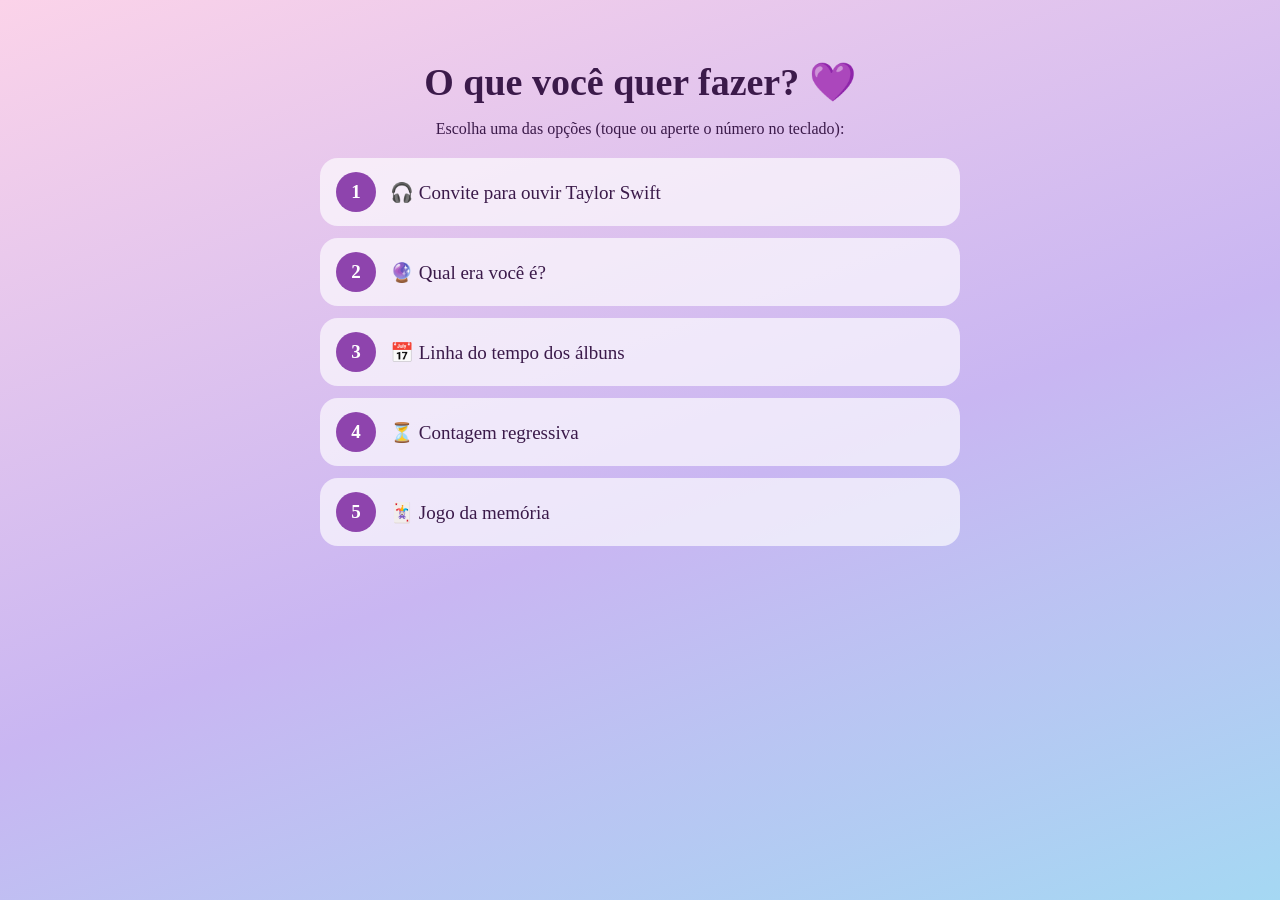
<file: taylor/index.html>
<!DOCTYPE html>
<html lang="pt-BR">
<head>
<meta charset="utf-8">
<meta name="viewport" content="width=device-width, initial-scale=1">
<title>Escolha</title>
<link rel="stylesheet" href="css/base.css">
<link rel="stylesheet" href="css/index.css">
</head>
<body>
<main>
  <h1>O que você quer fazer? 💜</h1>
  <p>Escolha uma das opções (toque ou aperte o número no teclado):</p>
  <nav id="menu"></nav>
</main>
<script src="js/index.js"></script>
</body>
</html>
</file>
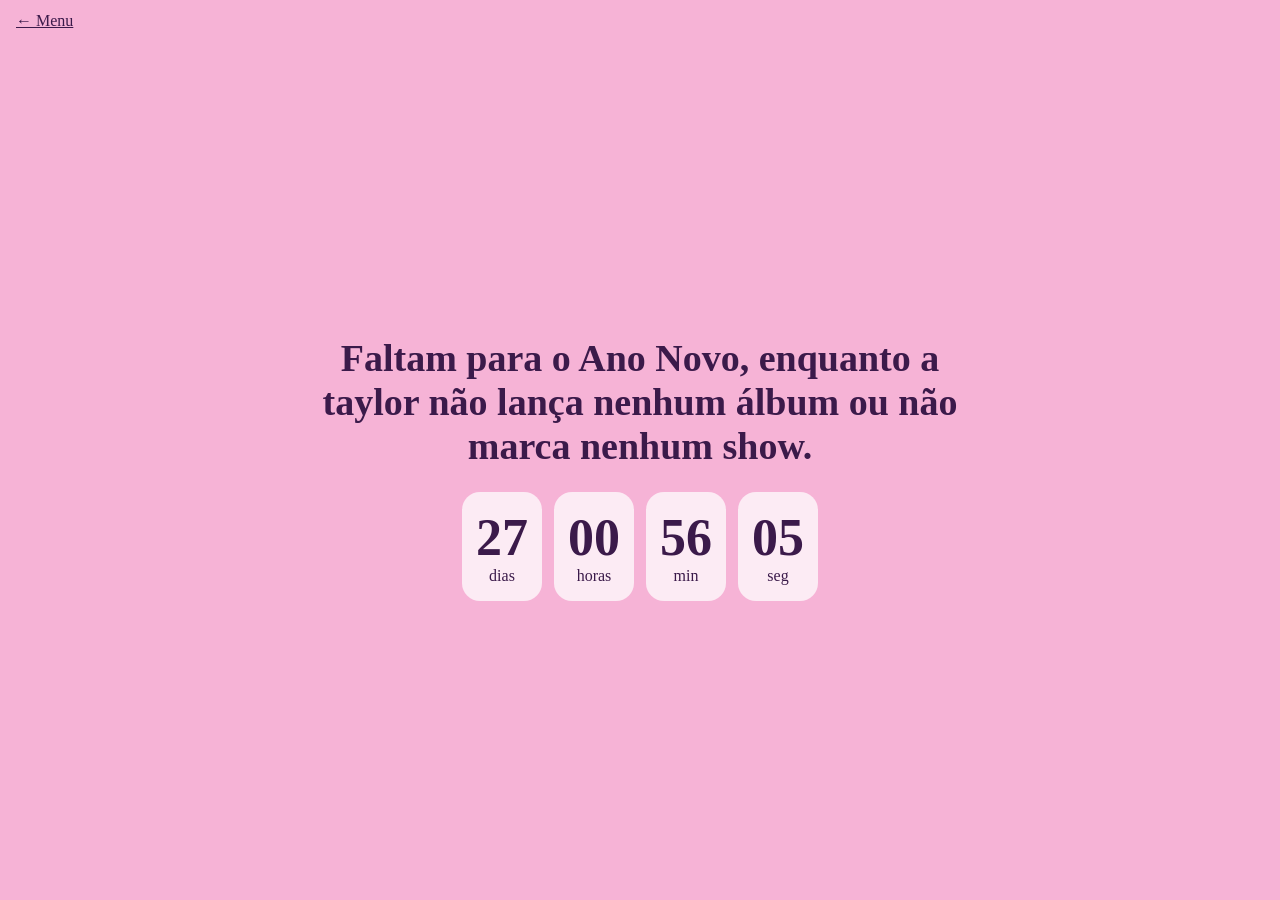
<file: taylor/contagem.html>
<!DOCTYPE html>
<html lang="pt-BR">
<head>
<meta charset="utf-8">
<meta name="viewport" content="width=device-width, initial-scale=1">
<title>Contagem regressiva</title>
<link rel="stylesheet" href="css/base.css">
<link rel="stylesheet" href="css/contagem.css">
</head>
<body>
<a class="voltar" href="index.html">← Menu</a>
<main>
  <h1 id="titulo"></h1>
  <div id="relogio"></div>
</main>
<script src="js/contagem.js"></script>
</body>
</html>
</file>
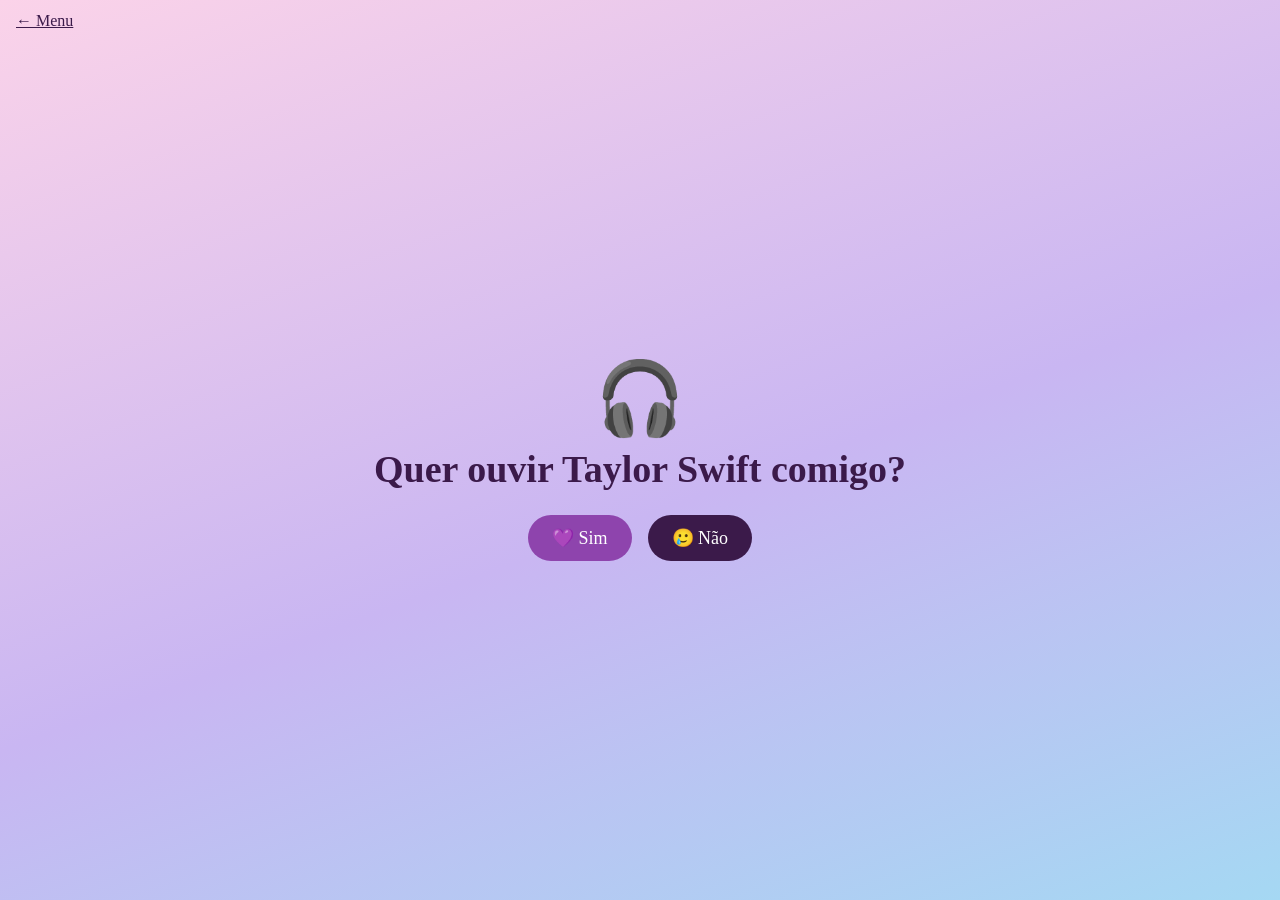
<file: taylor/convite.html>
<!DOCTYPE html>
<html lang="pt-BR">
<head>
<meta charset="utf-8">
<meta name="viewport" content="width=device-width, initial-scale=1">
<title>Convite</title>
<link rel="stylesheet" href="css/base.css">
<link rel="stylesheet" href="css/convite.css">
</head>
<body>
<a class="voltar" href="index.html">← Menu</a>
<main id="tela">
  <div class="enfeite">🎧</div>
  <h1>Quer ouvir Taylor Swift comigo?</h1>
  <div class="botoes">
    <button class="btn" id="sim">💜 Sim</button>
    <button class="btn" id="nao">🥲 Não</button>
  </div>
</main>
<script src="js/convite.js"></script>
</body>
</html>
</file>
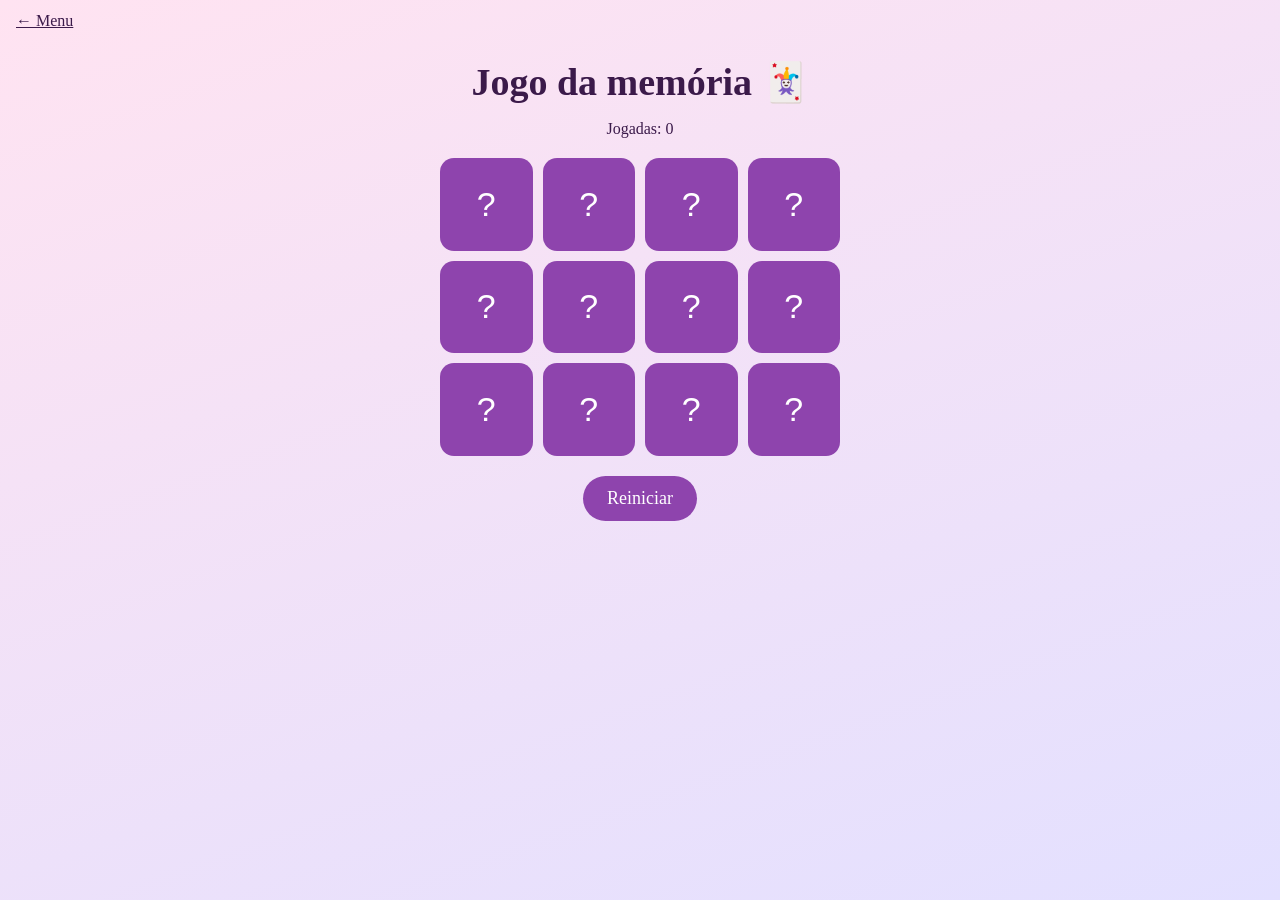
<file: taylor/memoria.html>
<!DOCTYPE html>
<html lang="pt-BR">
<head>
<meta charset="utf-8">
<meta name="viewport" content="width=device-width, initial-scale=1">
<title>Jogo da memória</title>
<link rel="stylesheet" href="css/base.css">
<link rel="stylesheet" href="css/memoria.css">
</head>
<body>
<a class="voltar" href="index.html">← Menu</a>
<main>
  <h1>Jogo da memória 🃏</h1>
  <p id="info">Jogadas: 0</p>
  <div id="grade"></div>
  <p><button class="btn" id="reiniciar">Reiniciar</button></p>
</main>
<script src="js/memoria.js"></script>
</body>
</html>
</file>
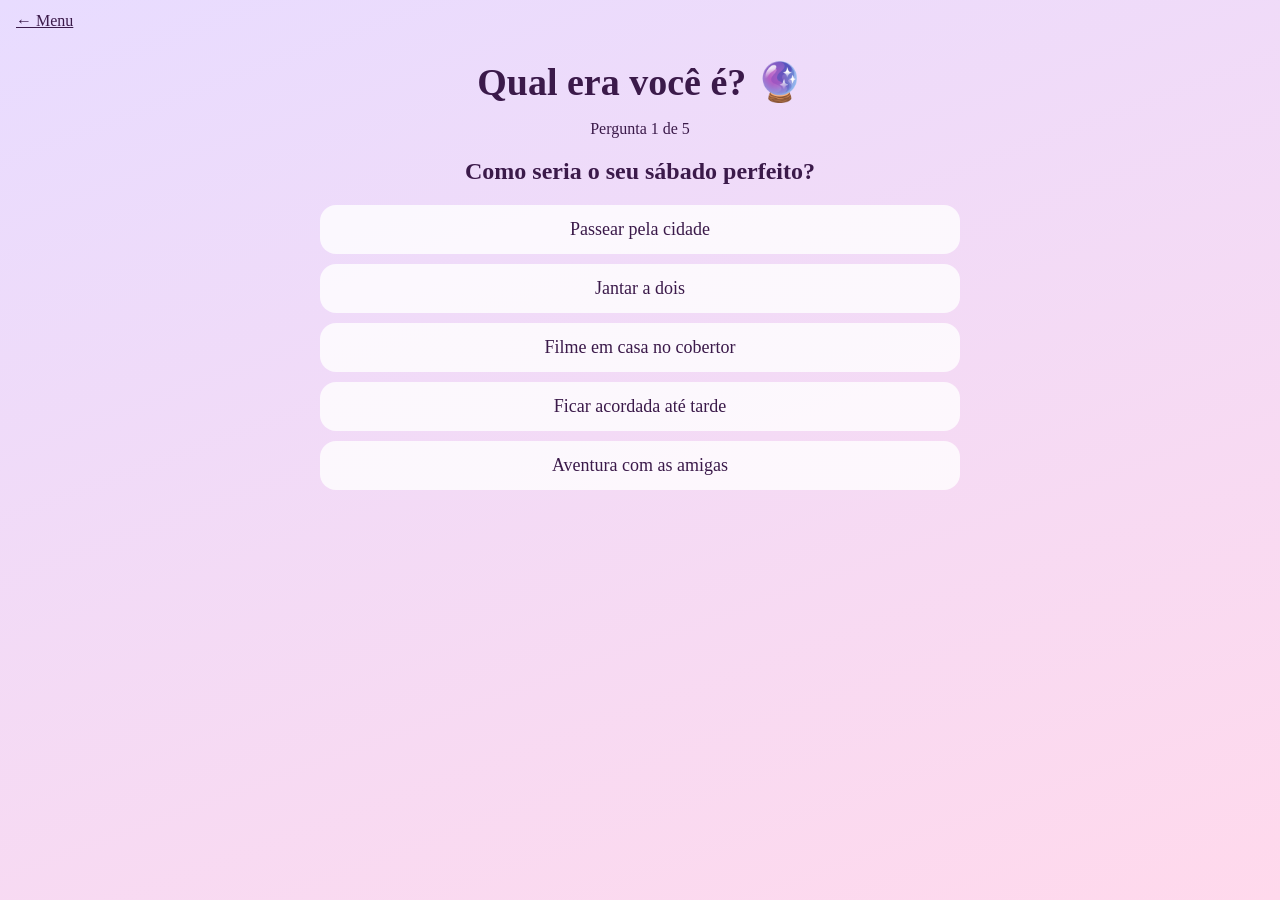
<file: taylor/quiz.html>
<!DOCTYPE html>
<html lang="pt-BR">
<head>
<meta charset="utf-8">
<meta name="viewport" content="width=device-width, initial-scale=1">
<title>Qual era você é?</title>
<link rel="stylesheet" href="css/base.css">
<link rel="stylesheet" href="css/quiz.css">
</head>
<body>
<a class="voltar" href="index.html">← Menu</a>
<main>
  <h1>Qual era você é? 🔮</h1>
  <p id="prog"></p>
  <div id="caixa"></div>
</main>
<script src="js/quiz.js"></script>
</body>
</html>
</file>
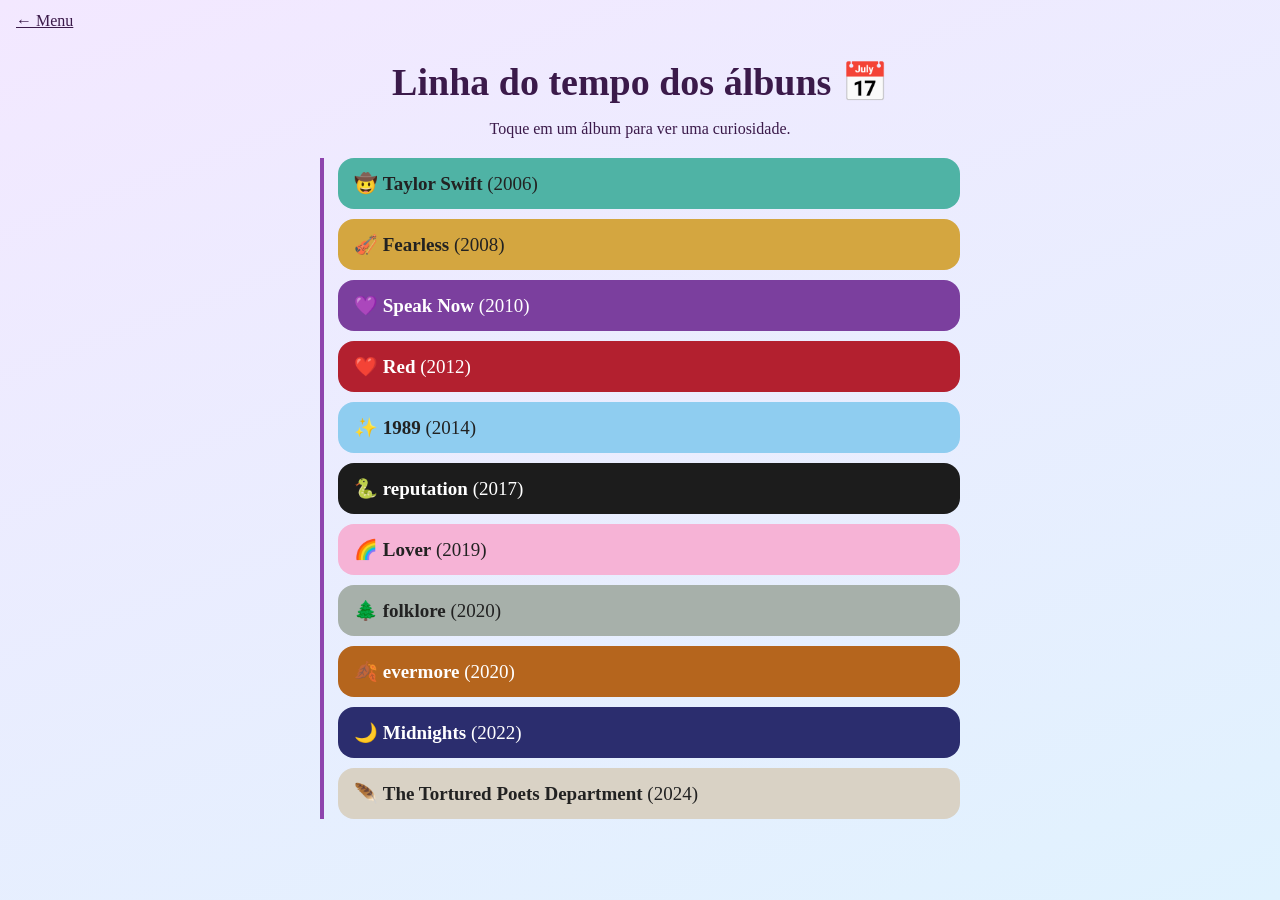
<file: taylor/timeline.html>
<!DOCTYPE html>
<html lang="pt-BR">
<head>
<meta charset="utf-8">
<meta name="viewport" content="width=device-width, initial-scale=1">
<title>Linha do tempo</title>
<link rel="stylesheet" href="css/base.css">
<link rel="stylesheet" href="css/timeline.css">
</head>
<body>
<a class="voltar" href="index.html">← Menu</a>
<main>
  <h1>Linha do tempo dos álbuns 📅</h1>
  <p>Toque em um álbum para ver uma curiosidade.</p>
  <div id="lista"></div>
</main>
<script src="js/timeline.js"></script>
</body>
</html>
</file>
<file: taylor/css/base.css>
*{box-sizing:border-box}
body{margin:0;min-height:100vh;font-family:Georgia,'Times New Roman',serif;text-align:center;padding:48px 16px 24px;background:var(--bg,#fdf0f7);background-attachment:fixed;color:#3b1a4a}
main{max-width:640px;margin:0 auto}
h1{font-size:clamp(26px,7vw,38px);margin:12px 0}
.btn{font:inherit;font-size:18px;padding:12px 24px;border:0;border-radius:999px;background:#8e44ad;color:#fff;cursor:pointer;text-decoration:none;display:inline-block}
.voltar{position:fixed;top:12px;left:16px;color:inherit;z-index:5}
:focus-visible{outline:3px solid currentColor;outline-offset:3px}
</file>
<file: taylor/css/index.css>
body{--bg:linear-gradient(160deg,#fbd3e9,#c9b6f2 55%,#a5d8f3)}
nav{display:grid;gap:12px;margin-top:20px}
.op{display:flex;align-items:center;gap:14px;text-align:left;padding:14px 16px;border-radius:18px;background:#fffa;color:inherit;text-decoration:none;font-size:19px;transition:transform .15s}
.op:hover{transform:translateX(4px)}
.op i{font-style:normal;width:40px;height:40px;border-radius:50%;background:#8e44ad;color:#fff;display:grid;place-items:center;flex:none;font-weight:700}
</file>
<file: taylor/css/contagem.css>
body{background:#f6b3d6;transition:background 2s;display:flex;min-height:100vh}
main{margin:auto}
#relogio{display:flex;gap:12px;justify-content:center;flex-wrap:wrap;margin-top:24px}
.bloco{background:#fffb;border-radius:18px;padding:16px 14px;min-width:78px}
.bloco b{display:block;font-size:clamp(30px,10vw,52px)}
@media (prefers-reduced-motion:reduce){body{transition:none}}
</file>
<file: taylor/css/convite.css>
body{--bg:linear-gradient(160deg,#fbd3e9,#c9b6f2 55%,#a5d8f3);display:flex;min-height:100vh;overflow:hidden}
main{margin:auto;position:relative;z-index:1}
.enfeite{font-size:72px;line-height:1}
.botoes{display:flex;gap:16px;justify-content:center;flex-wrap:wrap;margin-top:24px}
#nao{background:#3b1a4a}
#nao.solto{position:fixed}
a.btn{background:#1db954;margin-top:12px}
video{max-width:100%;border-radius:16px;margin-top:16px}
.brilho{position:fixed;top:-30px;pointer-events:none;animation:cair linear infinite;opacity:.8}
@keyframes cair{to{transform:translateY(110vh)}}
@media (prefers-reduced-motion:reduce){.brilho{display:none}}
</file>
<file: taylor/css/memoria.css>
body{--bg:linear-gradient(160deg,#ffe3f1,#e3e0ff)}
#grade{display:grid;grid-template-columns:repeat(4,1fr);gap:10px;max-width:400px;margin:20px auto}
.carta{aspect-ratio:1;border:0;border-radius:14px;background:#8e44ad;color:#fff;font-size:34px;cursor:pointer}
.carta.aberta,.carta.par{background:#fff}
.carta.par{opacity:.6}
</file>
<file: taylor/css/quiz.css>
body{--bg:linear-gradient(160deg,#e8dcff,#ffd9ec)}
.opcao{display:block;width:100%;margin:10px 0;padding:14px;border:0;border-radius:16px;background:#fffc;color:inherit;font:inherit;font-size:18px;cursor:pointer}
.opcao:hover{background:#fff}
.resultado{border-radius:22px;padding:28px 18px;margin-top:16px}
.resultado .grande{font-size:72px}
</file>
<file: taylor/css/timeline.css>
body{--bg:linear-gradient(160deg,#f3e8ff,#e0f2fe)}
#lista{margin-top:20px;border-left:4px solid #8e44ad;padding-left:14px;text-align:left}
.album{display:block;width:100%;margin:10px 0;padding:14px 16px;border:0;border-radius:16px;background:var(--c);color:var(--t);font:inherit;font-size:19px;text-align:left;cursor:pointer}
.album small{display:block;font-size:15px;margin-top:6px;opacity:.95}
.album[aria-expanded="false"] small{display:none}
</file>
